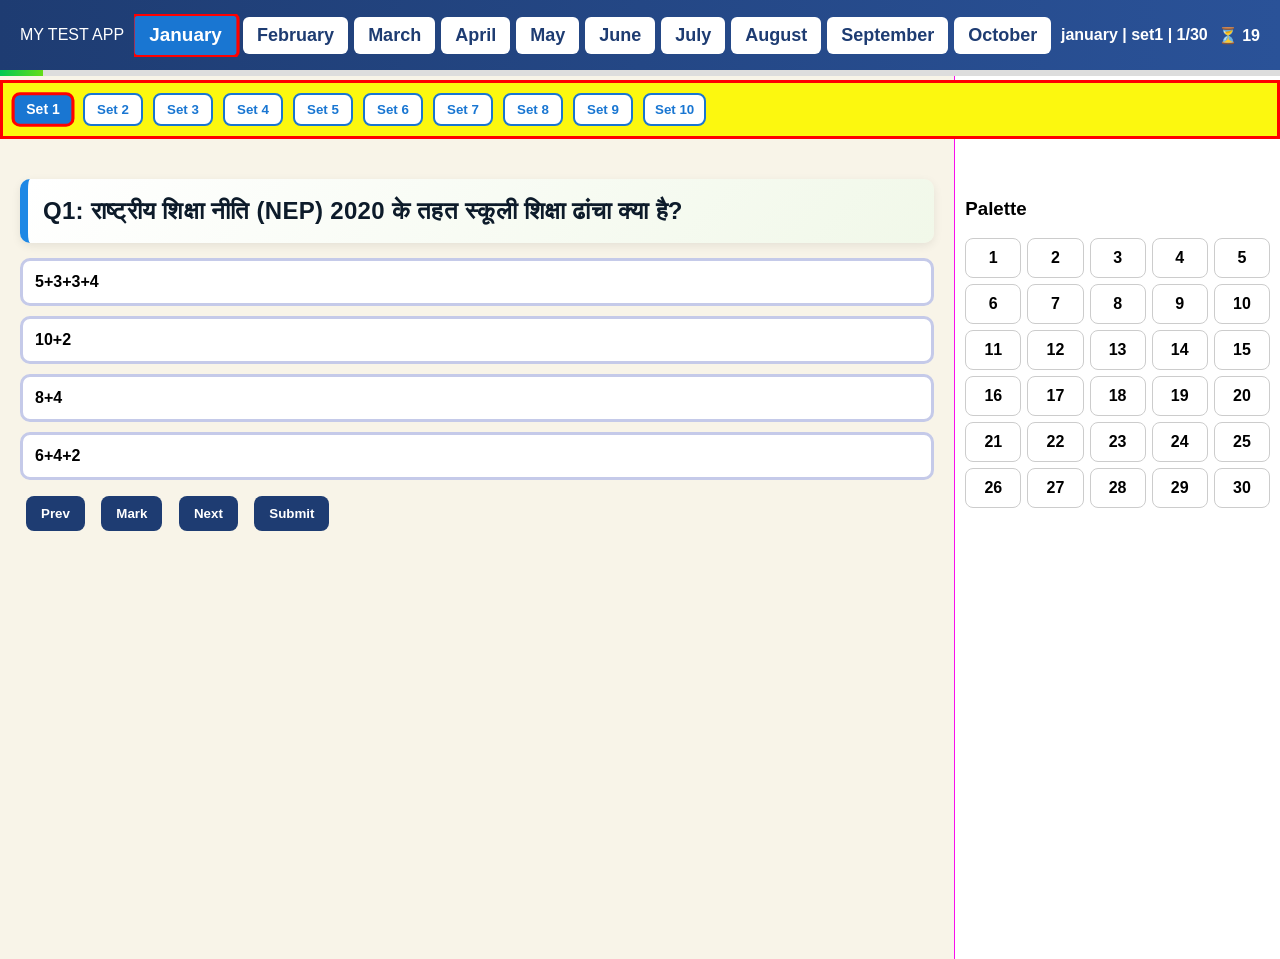
<file: index.html>
<!DOCTYPE html>
<html lang="en">
<head>
<meta charset="UTF-8">
<meta name="viewport" content="width=device-width, initial-scale=1.0">

<title>MY TEST APP</title>
<link rel="stylesheet" href="style.css">
<script src="script.js" defer></script>
</head>

<body>

<header class="header">
    <div class="logo">MY TEST APP</div>

    <nav class="topics">
        <button class="topic-btn" data-topic="january">January</button>
        <button class="topic-btn" data-topic="february">February</button>
        <button class="topic-btn" data-topic="march">March</button>
        <button class="topic-btn" data-topic="april">April</button>
        <button class="topic-btn" data-topic="may">May</button>
        <button class="topic-btn" data-topic="june">June</button>
        <button class="topic-btn" data-topic="july">July</button>
        <button class="topic-btn" data-topic="august">August</button>
        <button class="topic-btn" data-topic="september">September</button>
        <button class="topic-btn" data-topic="october">October</button>
        <button class="topic-btn" data-topic="november">November</button>
        <button class="topic-btn" data-topic="december">December</button>
    </nav>

    <div id="status">Ready</div>
    <div id="timerText">⏳ 20</div>
</header>

<div class="progress">
    <div class="progress-bar" id="bar"></div>
</div>

<div class="timer-bar" id="timerBar"></div>

<!-- SETS -->
<div class="set-bar" style="border:3px solid red;background:#fcf80f;">
    <button class="set-btn" data-set="set1">Set 1</button>
    <button class="set-btn" data-set="set2">Set 2</button>
    <button class="set-btn" data-set="set3">Set 3</button>
    <button class="set-btn" data-set="set4">Set 4</button>
    <button class="set-btn" data-set="set5">Set 5</button>
    <button class="set-btn" data-set="set6">Set 6</button>
    <button class="set-btn" data-set="set7">Set 7</button>
    <button class="set-btn" data-set="set8">Set 8</button>
    <button class="set-btn" data-set="set9">Set 9</button>
    <button class="set-btn" data-set="set10">Set 10</button>
</div>

<div class="app">

<main class="main">

<div id="quizBox">

    <div id="qText">Select a quiz to start</div>
    <div id="options"></div>

    <div class="btns">
        <button onclick="prev()">Prev</button>
        <button onclick="mark()">Mark</button>
        <button onclick="next()">Next</button>
        <button onclick="submitQuiz()">Submit</button>
    </div>

</div>

<div id="resultBox" style="display:none;">
    <h2>Result</h2>
    <div id="scoreText"></div>
<div id="review"></div>
</div>

</main>

<aside class="sidebar">
    <h3>Palette</h3>
    <div id="palette">No questions loaded</div>
</aside>

</div>


</body>
</html>
</file>
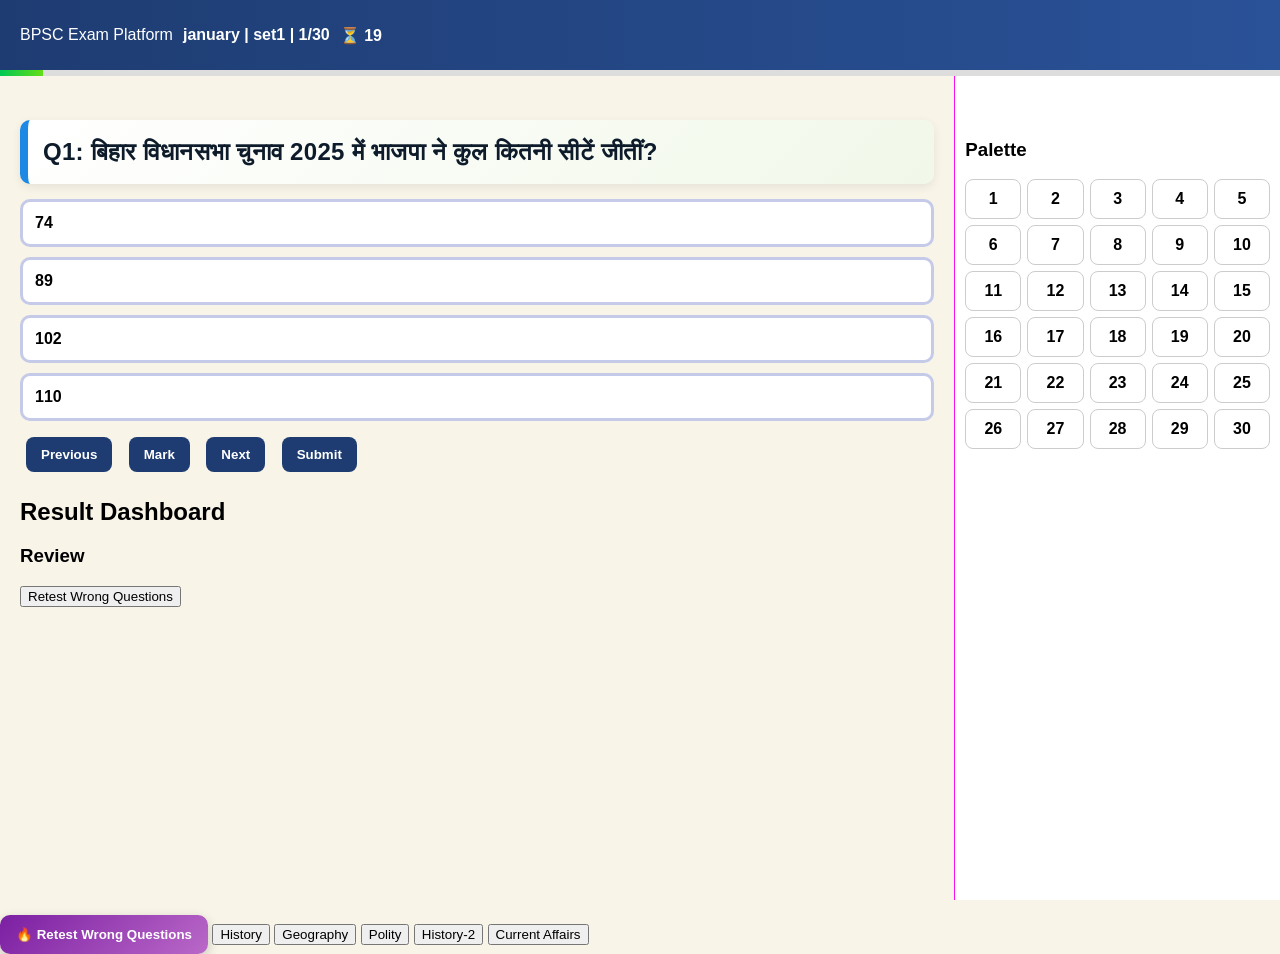
<file: Current.html>
<!DOCTYPE html>
<html lang="en">
<head>
<meta charset="UTF-8">
<title>BPSC Exam Pro</title>
<link rel="stylesheet" href="style.css">
</head>

<body>

<div class="header">
    <div>BPSC Exam Platform</div>
    <div id="status">Q1/5</div>
    <div id="timerText">⏳ 20</div>
</div>

<div class="progress">
    <div class="progress-bar" id="bar"></div>
</div>

<div class="timer-bar" id="timerBar"></div>

<div class="app">

<!-- MAIN -->
<div class="main">

<div class="box" id="quizBox">

    <div id="qText"></div>
    <div id="options"></div>

    <div class="btns">
        <button onclick="prev()">Previous</button>
        <button onclick="mark()">Mark</button>
        <button onclick="next()">Next</button>
        <button onclick="submitQuiz()">Submit</button>
    </div>

</div>

<!-- RESULT -->
<div class="result" id="resultBox">
    <h2>Result Dashboard</h2>
    <div id="scoreText"></div>
    <div id="accuracy"></div>

    <h3>Review</h3>
    <div id="review"></div>

    <button onclick="retestWrong()">Retest Wrong Questions</button>
</div>

</div>

<!-- SIDEBAR -->
<div class="sidebar">
    <h3>Palette</h3>
    <div class="palette" id="palette"></div>
</div>

</div>

<script src="script.js"></script>
</body>
</html>

<button onclick="retestWrong()" class="retest">
🔥 Retest Wrong Questions
</button>

<button onclick="loadTopic('history')">History</button>
<button onclick="loadTopic('geography')">Geography</button>
<button onclick="loadTopic('polity')">Polity</button>
<button onclick="loadTopic('history2')">History-2</button>
<button onclick="loadTopic('current')">Current Affairs</button>
</file>
<file: style.css>
body{
    margin:0;
    font-family:Arial;
    background:#F8F4E8;
}

/* ================= APP LAYOUT ================= */
.app{
    display:flex;
    height:100vh;
}

/* ================= HEADER ================= */
.header{
    position:fixed;
    top:0;
    left:0;
    right:0;
    height:70px;
    overflow:hidden;

    background:linear-gradient(90deg,#1e3c72,#2a5298);
    color:white;

    display:flex;
    align-items:center;
    gap:10px;

    padding:0 20px;
    z-index:1000;
}

/* TOPICS (MONTH BUTTONS) */
/* TOPICS */
.topics{
    flex:1;
    min-width:0;

    display:flex;
    flex-wrap:nowrap;

    overflow-x:auto;
    overflow-y:hidden;

    white-space:nowrap;
    gap:6px;

    scrollbar-width:none;

    align-items:center;
}

.topics::-webkit-scrollbar{
    display:none;
}

.topics::-webkit-scrollbar{
    display:none;
}

.topic-btn{
    flex:0 0 auto;

    font-size:18px;      /* text बड़ा */
    font-weight:900;     /* extra bold */

    padding:8px 14px;    /* button भी थोड़ा बड़ा */

    border:none;
    border-radius:6px;

    background:white;
    color:#1e3c72;

    cursor:pointer;
    transition:0.2s;
}

.topic-btn:hover{
    background:#ecee5d;
    color:rgb(82, 5, 248);
}
.active-btn{
    background:hsl(60, 14%, 99%);
    color:lab(55.11% 87.63 -31.84);
    font-weight:bold;
    transform:scale(1.1);
}

/* STATUS + TIMER */
#status, #timerText{
    font-weight:800;
}

/* ================= PROGRESS BAR ================= */
.progress{
    position:fixed;
    top:70px;
    left:0;
    right:0;
    height:6px;
    background:#ddd;
    z-index:999;
}

.progress-bar{
    height:100%;
    width:100%;
    background:linear-gradient(90deg,#00c853,#64dd17);
    transition:0.3s;
}

/* ================= SETS ================= */
.set-bar{
    display:flex;
    justify-content:flex-start;
    gap:10px;
    padding:10px;
    background:#f5f5f5;

    flex-wrap:nowrap;
    overflow-x:auto;
    overflow-y:hidden;
    white-space:nowrap;

    position:sticky;
    top:80px;
    z-index:10;

    scrollbar-width:none;
}

.set-bar::-webkit-scrollbar{
    display:none;
}

.set-btn{
    padding:6px 10px;
    min-width:60px;

    border-radius:8px;
    border:2px solid #1976d2;
    background:white;
    color:#1976d2;
    font-weight:bold;
    cursor:pointer;
    transition:0.2s;

    flex:0 0 auto;
}

.set-btn:hover{
    background:#1976d2;
    color:white;
    transform:scale(1.05);
}

.set-active{
    background:#1976d2;
    color:white;
    box-shadow:0 4px 10px rgba(0,0,0,0.2);
}

.active-btn{
    background:#1976d2 !important;
    color:white !important;
    border:3px solid red !important;
    font-weight:bold;
    transform:scale(1.05);
}

/* ================= MAIN ================= */
.main{
    flex:3;
    padding:120px 20px 20px;
}

/* QUESTION BOX */
.question-box{
    background:linear-gradient(135deg,#ffffff,#f1f8e9);
    padding:25px;
    border-radius:15px;
    box-shadow:0 5px 15px rgba(0,0,0,0.15);
}

/* QUESTION TEXT (FIXED COMPATIBILITY) */
#qText{
    font-size:24px;
    font-weight:900;
    color:#0d1b2a;
    margin-bottom:15px;
    line-height:1.4;
    letter-spacing:0.3px;
    background:linear-gradient(135deg,#ffffff,#f1f8e9);
    padding:15px;
    border-radius:10px;
    border-left:8px solid #1e88e5;
    box-shadow:0 3px 10px rgba(0,0,0,0.08);
}

/* OPTIONS */
.option{
    padding:12px;
    margin:10px 0;
    border-radius:10px;
    border:3px solid #c5cae9;
    cursor:pointer;
    font-weight:bold;
    font-size:16px;
    transition:0.3s;
    background:#fff;
}

.option:hover{
    transform:scale(1.02);
    background:#e3f2fd;
    border-color:#42a5f5;
}

/* SELECTED OPTION */
.selected{
    background:linear-gradient(90deg,#43a047,#66bb6a);
    color:white;
    border-color:#2e7d32;
}

/* ================= BUTTONS (PREV / NEXT / MARK / SUBMIT) ================= */
.btns button{
    margin:6px;
    padding:10px 15px;
    border:none;
    cursor:pointer;
    border-radius:8px;
    font-weight:bold;
    transition:0.2s;
    background:#1e3c72;
    color:white;
}

.btns button:hover{
    transform:scale(1.05);
    background:#2a5298;
}

/* SUBMIT SPECIAL */
.submit{
    background:linear-gradient(90deg,#e53935,#ef5350) !important;
}

/* ================= SIDEBAR ================= */
.sidebar{
    flex:1;
    background:white;
    padding:120px 10px 10px;
    border-left:1px solid #fa0dee;
}

/* PALETTE GRID */
#palette{
    display:grid;
    grid-template-columns:repeat(5,1fr);
    gap:6px;
}

/* QUESTION NAV BUTTON */
.qbtn{
    padding:10px;
    border-radius:8px;
    text-align:center;
    cursor:pointer;
    font-weight:bold;
    border:1px solid #ccc;
    transition:0.2s;
    position:relative;
}

.qbtn:hover{
    transform:scale(1.15);
}

/* ICON INSIDE QUESTION BUTTON */
.qbtn span{
    position:absolute;
    right:6px;
    top:4px;
    font-size:11px;
}

/* ================= STATES ================= */
.warning{
    color:#d50000;
    animation:blink 0.7s infinite;
    font-weight:900;
}

.green{ color:green; font-weight:bold; }
.red{ color:red; font-weight:bold; }

@keyframes blink{
    50%{opacity:0.2;}
}

/* ANSWER STATES */
.correct{
    background:#2e7d32;
    color:white;
    border:2px solid #1b5e20;
}

.wrong{
    background:#d32f2f;
    color:white;
    border:3px solid #ff1744;
    box-shadow:0 0 10px rgba(255,0,0,0.4);
}

.marked{
    background:hsl(133, 92%, 49%);
    color:rgb(232, 22, 22);
}

.answered{
    background:#1976d2;
    color:white;
}

/* RETEST BUTTON */
.retest{
    margin-top:15px;
    padding:12px 16px;
    border:none;
    border-radius:10px;
    font-weight:bold;
    cursor:pointer;
    color:white;
    background:linear-gradient(135deg,#7b1fa2,#ba68c8);
    box-shadow:0 4px 12px rgba(0,0,0,0.2);
    transition:0.3s;
}

.retest:hover{
    transform:scale(1.05);
    box-shadow:0 8px 20px rgba(0,0,0,0.3);
}


/* ================= MOBILE ================= */
@media screen and (max-width:768px){

.app{
    flex-direction:column;
}

.header{
    display:block !important;
    height:auto !important;
    overflow:visible !important;
    padding:10px !important;
}

/* MONTH SCROLL */
.topics{
    display:flex !important;
    width:100% !important;
    overflow-x:scroll !important;
    white-space:nowrap !important;
    border:3px solid red !important; /* test */
}

.topic-btn{
    display:inline-block !important;
    flex:none !important;
}

/* PROGRESS BAR */
.progress{
    top:134px !important;
}

/* SET SCROLL */
.set-bar{
    position:fixed !important;
    top:140px !important;
    left:0;
    right:0;

    display:flex !important;
    flex-wrap:nowrap !important;
    overflow-x:auto !important;
    overflow-y:hidden !important;

    white-space:nowrap !important;
    justify-content:flex-start !important;

    background:#f5f5f5;
    z-index:1001 !important;

    scrollbar-width:none;
}

.set-bar::-webkit-scrollbar{
    display:none;
}

.set-btn{
    flex:0 0 auto !important;
    min-width:90px;
}

/* QUESTION AREA */
.main{
    flex:none;
    width:100%;
    padding:220px 10px 10px;
}

/* PALETTE */
.sidebar{
    flex:none;
    width:100%;
    padding:10px;
    border-left:none;
    border-top:1px solid hwb(270 6% 4%);

    max-height:300px;
    overflow-y:auto;
}

#palette{
    grid-template-columns:repeat(5,1fr);
}

#qText{
    font-size:18px;
}

.option{
    font-size:15px;
}





}
.result-correct{
    background:#e8f5e9;
    border:2px solid #2e7d32;
    padding:12px;
    margin:10px 0;
    border-radius:10px;
    font-weight:bold;
}

.result-wrong{
    background:#ffebee;
    border:2px solid #d32f2f;
    padding:12px;
    margin:10px 0;
    border-radius:10px;
    font-weight:bold;
}

.result-wrong .correct-answer{
    color:green;
    font-weight:bold;
}

.question{
    color:#000;
    font-weight:900;
}

.statement{
    color:#1565C0;
    font-weight:bold;
    display:block;
    margin:0;
    padding:0;
    line-height:1.2;
}
</file>
